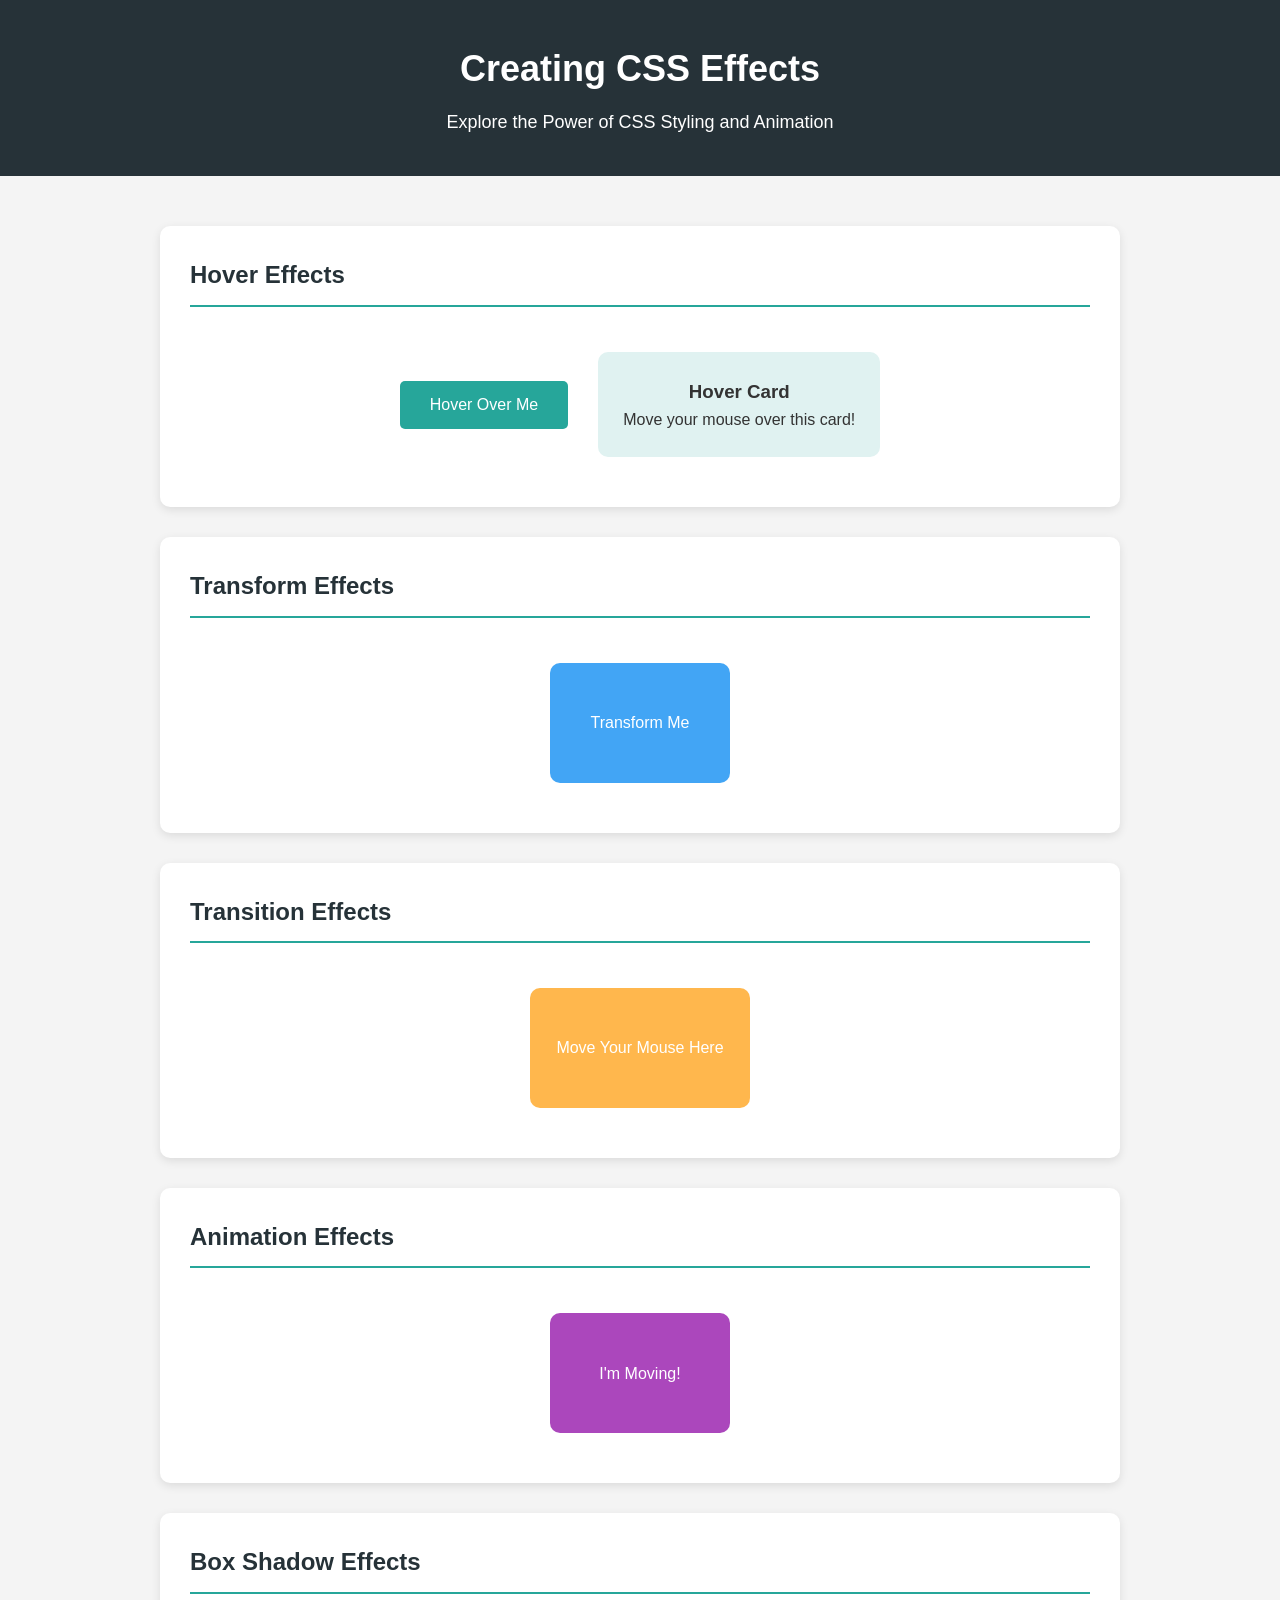
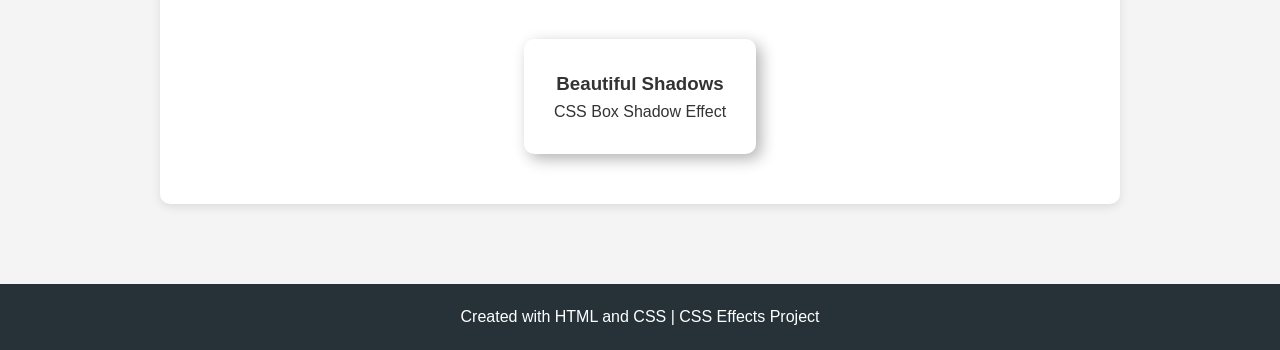
<file: index.html>
<!DOCTYPE html>
<html lang="en">
<head>
    <meta charset="UTF-8">
    <meta name="viewport" content="width=device-width, initial-scale=1.0">
    <title>Creating CSS Effects</title>
    <link rel="stylesheet" href="style.css">
</head>
<body>

    <header>
        <h1>Creating CSS Effects</h1>
        <p>Explore the Power of CSS Styling and Animation</p>
    </header>

    <main>

        <section class="effects-section">
            <h2>Hover Effects</h2>
            <div class="effect-container">
                <button class="hover-button">Hover Over Me</button>
                <div class="hover-card">
                    <h3>Hover Card</h3>
                    <p>Move your mouse over this card!</p>
                </div>
            </div>
        </section>

        <section class="effects-section">
            <h2>Transform Effects</h2>
            <div class="effect-container">
                <div class="transform-box">
                    <p>Transform Me</p>
                </div>
            </div>
        </section>

        <section class="effects-section">
            <h2>Transition Effects</h2>
            <div class="effect-container">
                <div class="transition-box">
                    <p>Move Your Mouse Here</p>
                </div>
            </div>
        </section>

        <section class="effects-section">
            <h2>Animation Effects</h2>
            <div class="effect-container">
                <div class="animated-box">
                    <p>I'm Moving!</p>
                </div>
            </div>
        </section>

        <section class="effects-section">
            <h2>Box Shadow Effects</h2>
            <div class="effect-container">
                <div class="shadow-box">
                    <h3>Beautiful Shadows</h3>
                    <p>CSS Box Shadow Effect</p>
                </div>
            </div>
        </section>

    </main>

    <footer>
        <p>Created with HTML and CSS | CSS Effects Project</p>
    </footer>

</body>
</html>
</file>
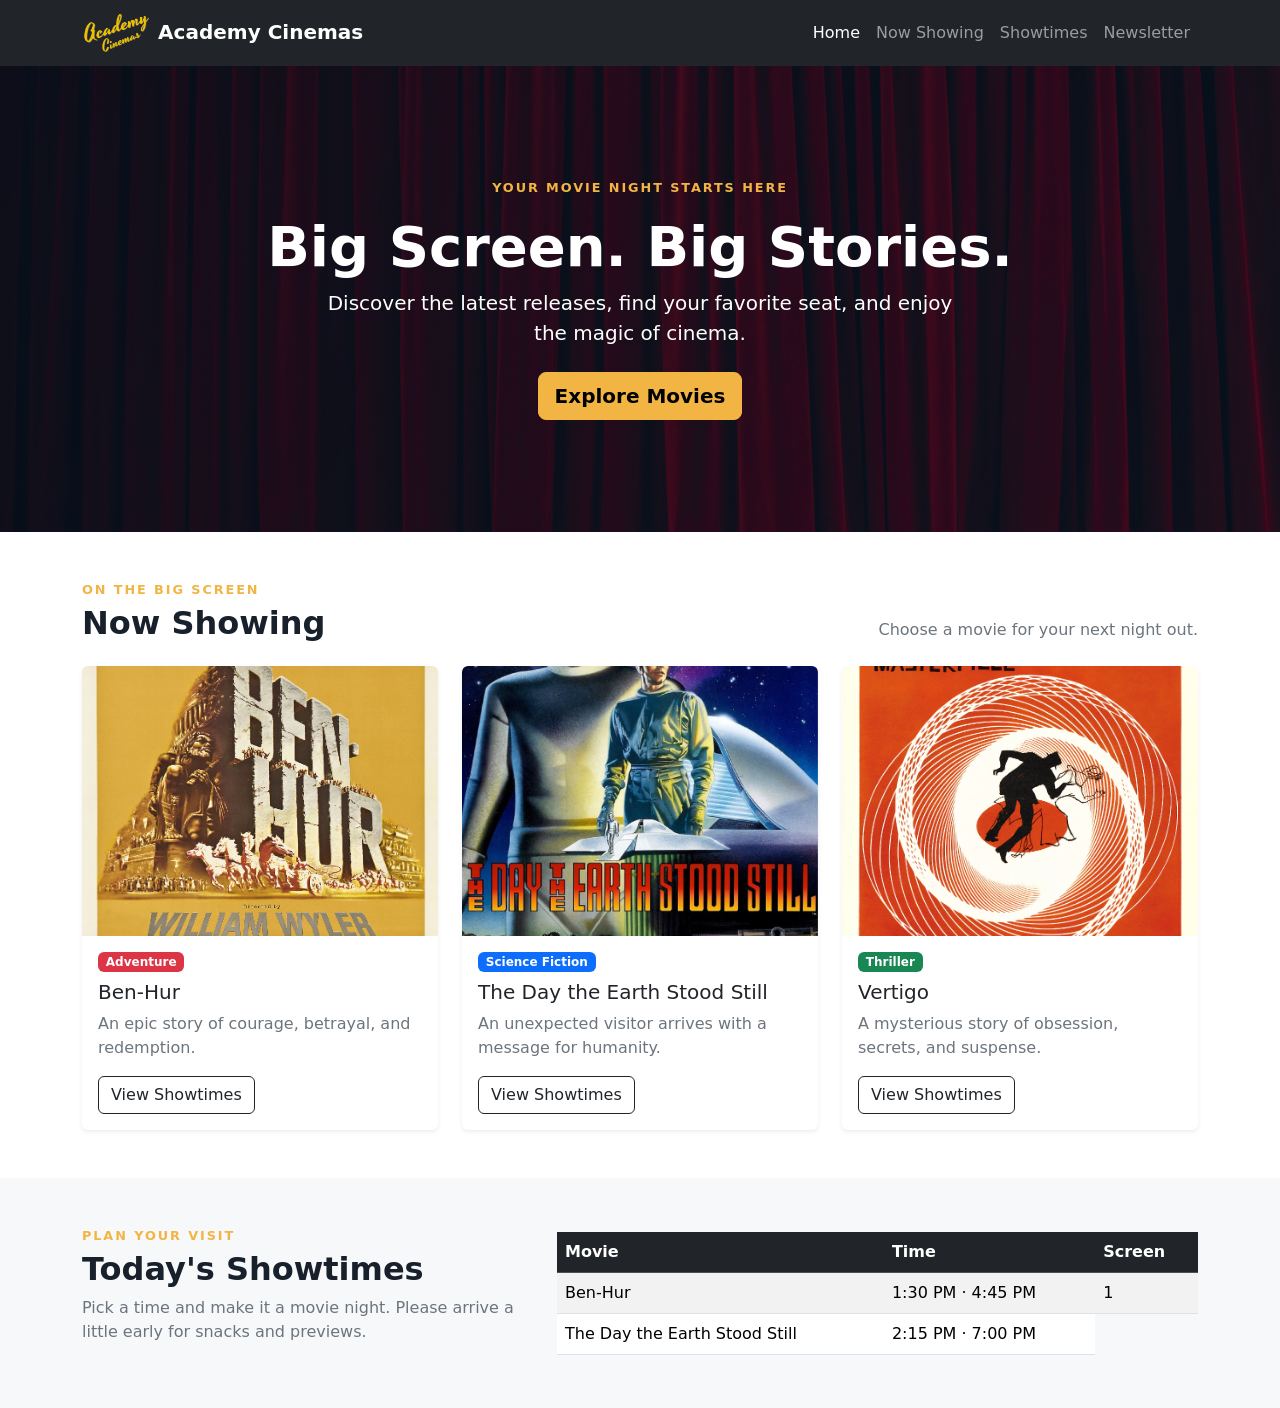
<file: Academy-Cinemas-Images-Fixed/index.html>
<!doctype html>
<html lang="en">
<head>
  <meta charset="utf-8">
  <meta name="viewport" content="width=device-width, initial-scale=1">
  <title>Academy Cinemas | Now Showing</title>

  <link href="https://cdn.jsdelivr.net/npm/bootstrap@5.3.3/dist/css/bootstrap.min.css" rel="stylesheet">
  <link rel="stylesheet" href="styles.css">
</head>

<body>

<nav class="navbar navbar-expand-lg navbar-dark bg-dark sticky-top">
  <div class="container">
    <a class="navbar-brand fw-bold" href="#home">
      <img src="images/logo.png" alt="Academy Cinemas Logo" height="40">
      Academy Cinemas
    </a>

    <button class="navbar-toggler" type="button" data-bs-toggle="collapse"
      data-bs-target="#mainNav" aria-controls="mainNav"
      aria-expanded="false" aria-label="Toggle navigation">
      <span class="navbar-toggler-icon"></span>
    </button>

    <div class="collapse navbar-collapse" id="mainNav">
      <ul class="navbar-nav ms-auto">
        <li class="nav-item"><a class="nav-link active" href="#home">Home</a></li>
        <li class="nav-item"><a class="nav-link" href="#movies">Now Showing</a></li>
        <li class="nav-item"><a class="nav-link" href="#showtimes">Showtimes</a></li>
        <li class="nav-item"><a class="nav-link" href="#newsletter">Newsletter</a></li>
      </ul>
    </div>
  </div>
</nav>

<header id="home" class="hero-section">
  <div class="container text-center">
    <p class="hero-eyebrow">Your movie night starts here</p>
    <h1 class="display-4 fw-bold">Big Screen. Big Stories.</h1>
    <p class="lead mx-auto hero-copy">
      Discover the latest releases, find your favorite seat, and enjoy the magic of cinema.
    </p>
    <a href="#movies" class="btn btn-warning btn-lg fw-semibold mt-2">Explore Movies</a>
  </div>
</header>

<main>

<section id="movies" class="container py-5">

  <div class="d-flex flex-column flex-md-row align-items-md-end justify-content-between mb-4 gap-2">
    <div>
      <p class="section-kicker mb-1">On the big screen</p>
      <h2 class="fw-bold mb-0">Now Showing</h2>
    </div>
    <p class="text-secondary mb-0">Choose a movie for your next night out.</p>
  </div>

  <div class="row g-4">

    <div class="col-12 col-sm-6 col-lg-4">
      <article class="card movie-card h-100 shadow-sm">
        <img src="images/ben-hur.jpg"
          class="card-img-top movie-poster"
          alt="Ben-Hur movie poster">

        <div class="card-body d-flex flex-column">
          <span class="badge text-bg-danger align-self-start mb-2">Adventure</span>
          <h3 class="card-title h5">Ben-Hur</h3>
          <p class="card-text text-secondary">
            An epic story of courage, betrayal, and redemption.
          </p>

          <div class="mt-auto">
            <a href="#showtimes" class="btn btn-outline-dark">View Showtimes</a>
          </div>
        </div>
      </article>
    </div>

    <div class="col-12 col-sm-6 col-lg-4">
      <article class="card movie-card h-100 shadow-sm">
        <img src="images/earth-stood-still.jpg"
          class="card-img-top movie-poster"
          alt="The Day the Earth Stood Still movie poster">

        <div class="card-body d-flex flex-column">
          <span class="badge text-bg-primary align-self-start mb-2">Science Fiction</span>
          <h3 class="card-title h5">The Day the Earth Stood Still</h3>
          <p class="card-text text-secondary">
            An unexpected visitor arrives with a message for humanity.
          </p>

          <div class="mt-auto">
            <a href="#showtimes" class="btn btn-outline-dark">View Showtimes</a>
          </div>
        </div>
      </article>
    </div>

    <div class="col-12 col-sm-6 col-lg-4">
      <article class="card movie-card h-100 shadow-sm">
        <img src="images/vertigo.jpg"
          class="card-img-top movie-poster"
          alt="Vertigo movie poster">

        <div class="card-body d-flex flex-column">
          <span class="badge text-bg-success align-self-start mb-2">Thriller</span>
          <h3 class="card-title h5">Vertigo</h3>
          <p class="card-text text-secondary">
            A mysterious story of obsession, secrets, and suspense.
          </p>

          <div class="mt-auto">
            <a href="#showtimes" class="btn btn-outline-dark">View Showtimes</a>
          </div>
        </div>
      </article>
    </div>

  </div>
</section>

<section id="showtimes" class="showtimes-section py-5">
  <div class="container">
    <div class="row align-items-center g-4">

      <div class="col-lg-5">
        <p class="section-kicker mb-1">Plan your visit</p>
        <h2 class="fw-bold">Today's Showtimes</h2>
        <p class="text-secondary">
          Pick a time and make it a movie night. Please arrive a little early for snacks and previews.
        </p>
      </div>

      <div class="col-lg-7">
        <div class="table-responsive">
          <table class="table table-striped table-hover align-middle mb-0">
            <thead class="table-dark">
              <tr>
                <th>Movie</th>
                <th>Time</th>
                <th>Screen</th>
              </tr>
            </thead>

            <tbody>
              <tr>
                <td>Ben-Hur</td>
                <td>1:30 PM · 4:45 PM</td>
                <td>1</td>
              </tr>

              <tr>
                <td>The Day the Earth Stood Still</td>
                <td>2:15 PM · 7:00 PM</td
</file>
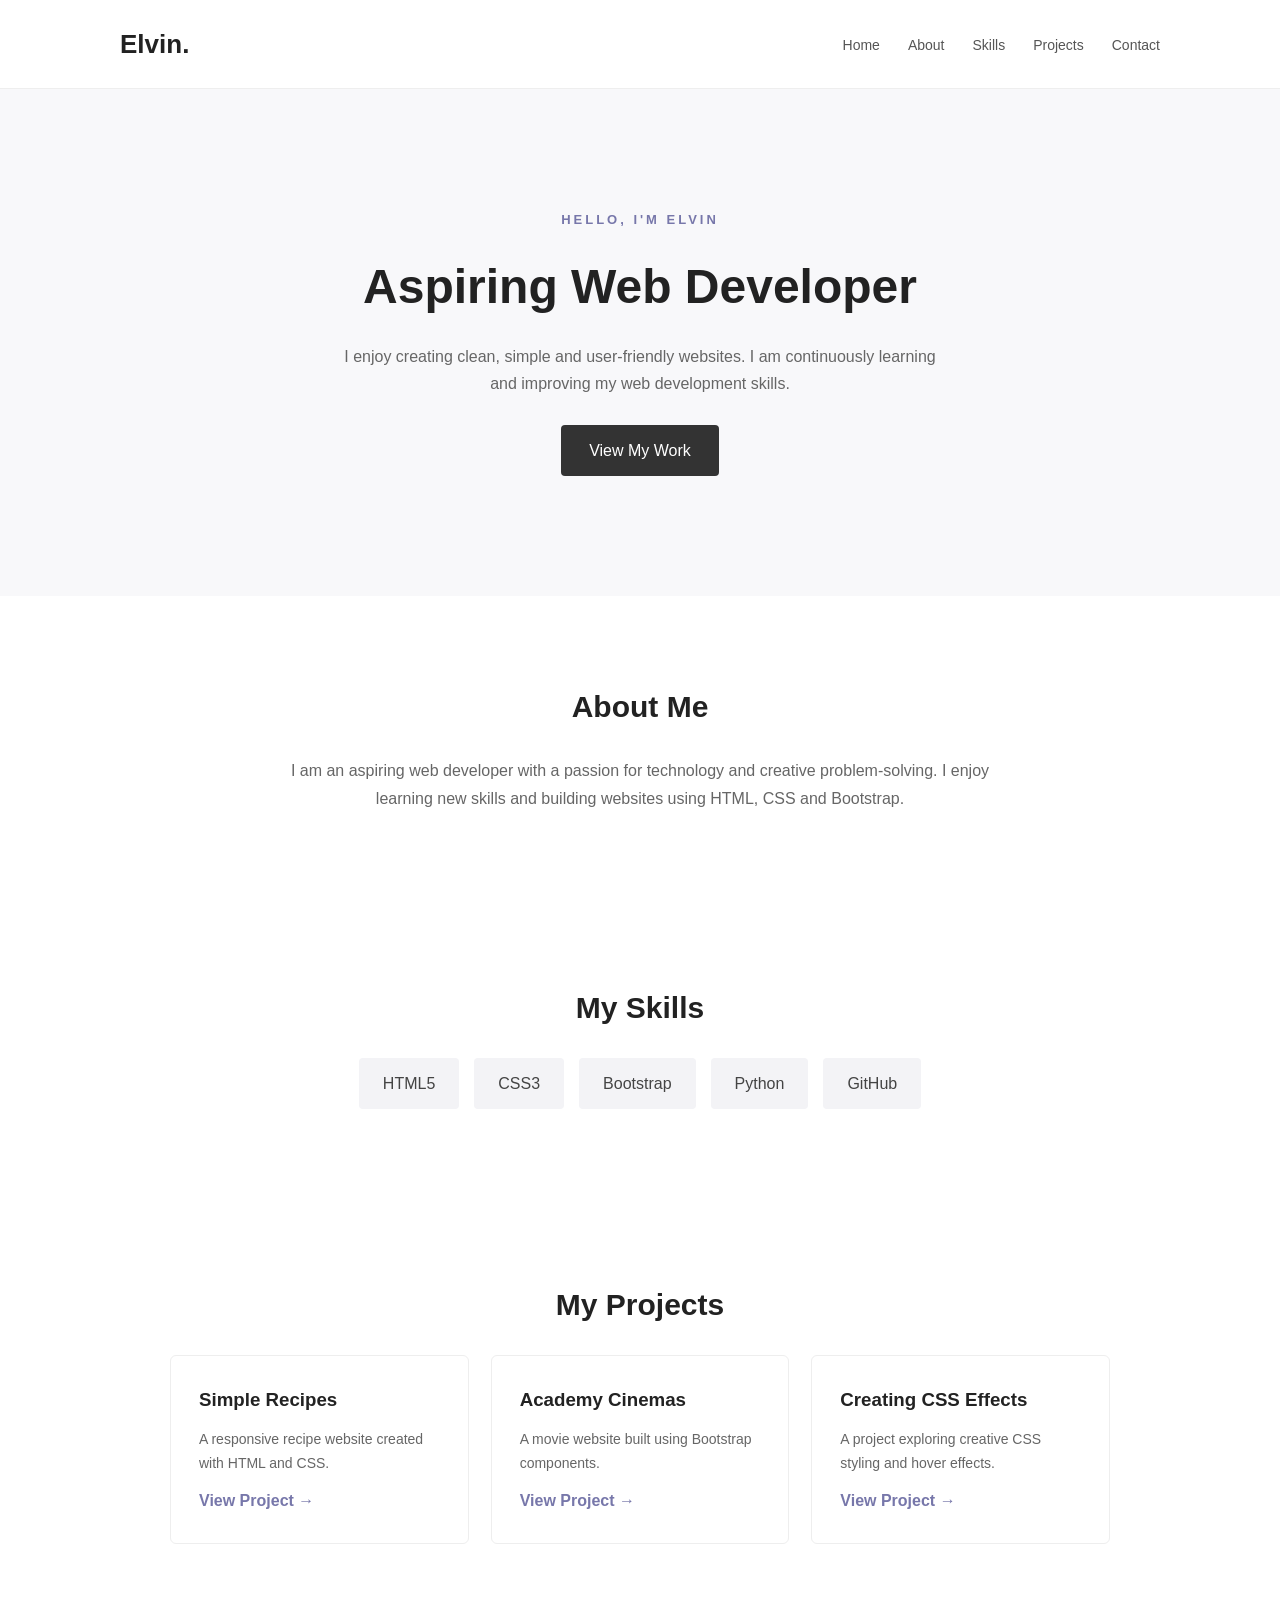
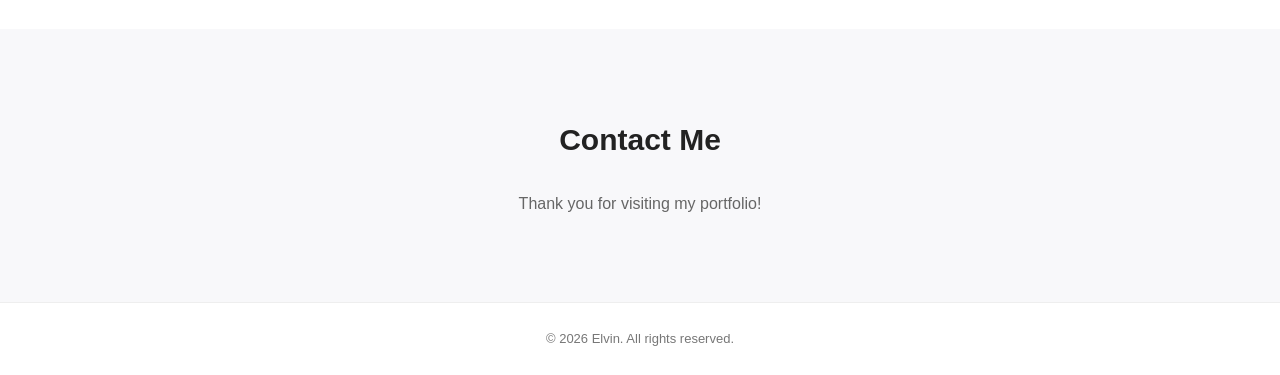
<file: Portfolio-Website/index.html>
<!DOCTYPE html>
<html lang="en">
<head>
    <meta charset="UTF-8">
    <meta name="viewport" content="width=device-width, initial-scale=1.0">

    <title>Elvin | Web Developer Portfolio</title>

    <link rel="stylesheet" href="styles.css">
</head>

<body>

    <!-- Navigation -->
    <header>
        <nav class="navbar">
            <a href="#home" class="logo">Elvin.</a>

            <ul class="nav-links">
                <li><a href="#home">Home</a></li>
                <li><a href="#about">About</a></li>
                <li><a href="#skills">Skills</a></li>
                <li><a href="#projects">Projects</a></li>
                <li><a href="#contact">Contact</a></li>
            </ul>
        </nav>
    </header>

    <main>

        <!-- Home Section -->
        <section id="home" class="hero">
            <p class="intro">HELLO, I'M ELVIN</p>

            <h1>Aspiring Web Developer</h1>

            <p class="hero-text">
                I enjoy creating clean, simple and user-friendly websites.
                I am continuously learning and improving my web development skills.
            </p>

            <a href="#projects" class="button">View My Work</a>
        </section>

        <!-- About Section -->
        <section id="about" class="section">
            <h2>About Me</h2>

            <p>
                I am an aspiring web developer with a passion for technology
                and creative problem-solving. I enjoy learning new skills
                and building websites using HTML, CSS and Bootstrap.
            </p>
        </section>

        <!-- Skills Section -->
        <section id="skills" class="section">
            <h2>My Skills</h2>

            <div class="skills-list">
                <span>HTML5</span>
                <span>CSS3</span>
                <span>Bootstrap</span>
                <span>Python</span>
                <span>GitHub</span>
            </div>
        </section>

        <!-- Projects Section -->
        <section id="projects" class="section">
            <h2>My Projects</h2>

            <div class="project-grid">

                <article class="project-card">
                    <h3>Simple Recipes</h3>

                    <p>
                        A responsive recipe website created with HTML and CSS.
                    </p>

                    <a href="https://github.com/Elvin-cel/HTML-AND-CSS-PROJECTS/tree/main/Simple-Recipes"
                       target="_blank" rel="noopener noreferrer">
                        View Project →
                    </a>
                </article>

                <article class="project-card">
                    <h3>Academy Cinemas</h3>

                    <p>
                        A movie website built using Bootstrap components.
                    </p>

                    <a href="https://github.com/Elvin-cel/HTML-AND-CSS-PROJECTS/tree/main/Academy-Cinemas-Images-Fixed"
                       target="_blank" rel="noopener noreferrer">
                        View Project →
                    </a>
                </article>

                <article class="project-card">
                    <h3>Creating CSS Effects</h3>

                    <p>
                        A project exploring creative CSS styling and hover effects.
                    </p>

                    <a href="https://github.com/Elvin-cel/HTML-AND-CSS-PROJECTS/tree/main/Creating-CSS-Effects"
                       target="_blank" rel="noopener noreferrer">
                        View Project →
                    </a>
                </article>

            </div>
        </section>

        <!-- Contact Section -->
        <section id="contact" class="section contact">
            <h2>Contact Me</h2>

            <p>
                Thank you for visiting my portfolio!
            </p>
        </section>

    </main>

    <!-- Footer -->
    <footer>
        <p>&copy; 2026 Elvin. All rights reserved.</p>
    </footer>

</body>
</html>
</file>
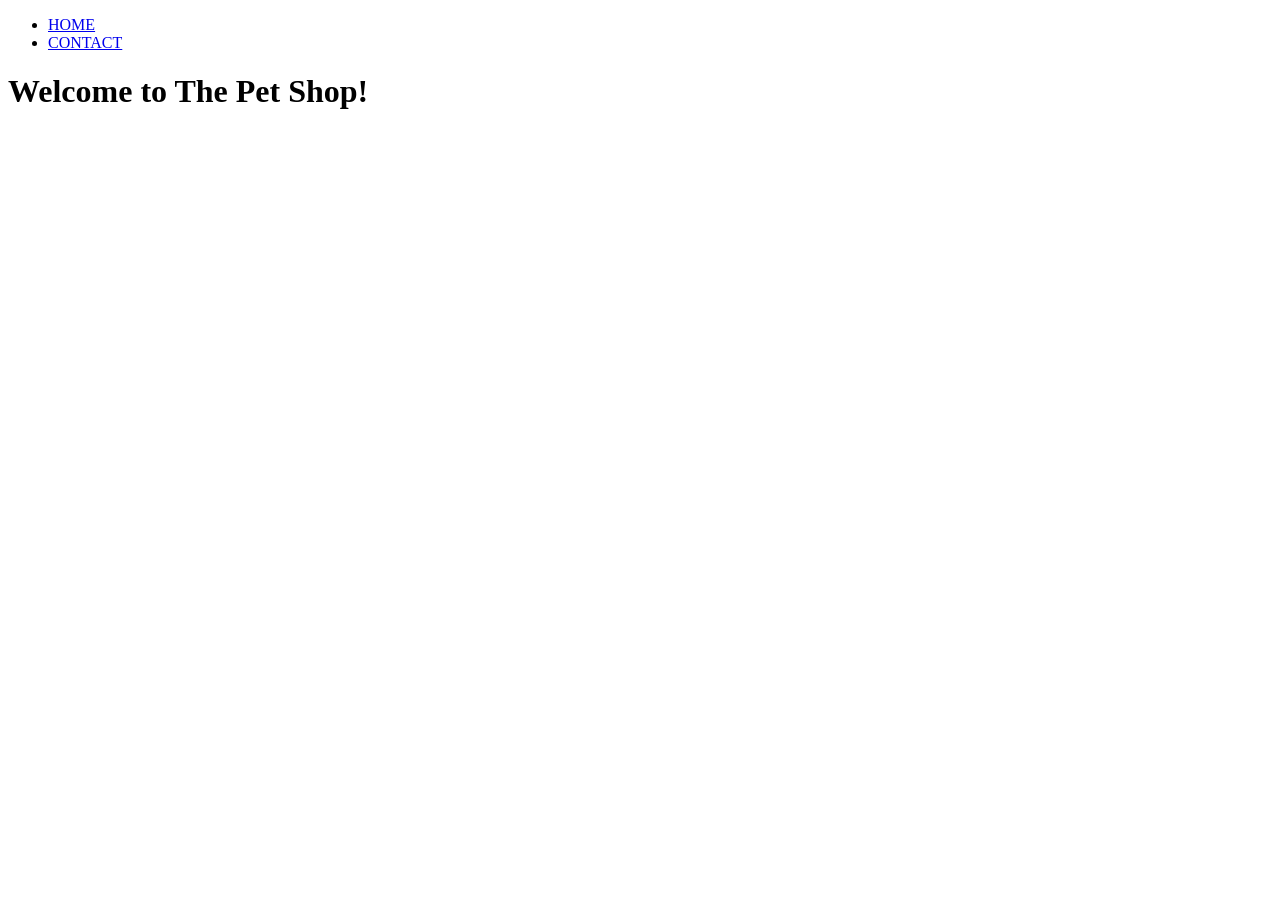
<file: The-Pet-Shop-Website/index.html>
<!DOCTYPE html>
<html>
    <head>
        <title>The Pet Shop</title>
        <meta charset="UTF-8">
    </head>
    <body>
<!-- NAVBAR -->
<nav>
    <ul>
        <li><a href="index.html">HOME</a></li>
        <li><a href="contact.html">CONTACT</a></li>
    </ul>
</nav>
<!--HEADER-->
<header></header>
<div>
    <h1>Welcome to The Pet Shop!</h1>
</div>
</header>
</body>
</html>
</file>
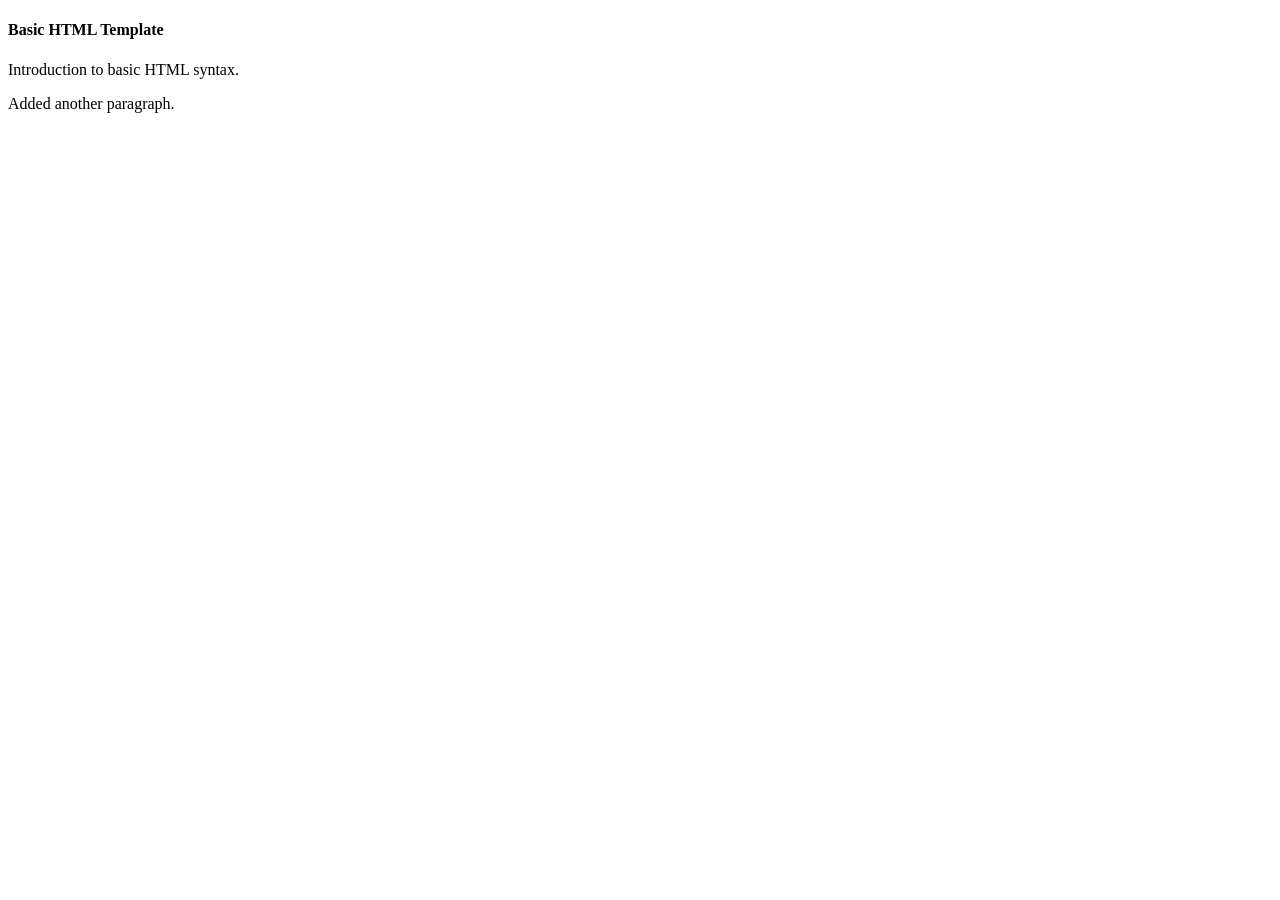
<file: BasicHTML.html>
<!DOCTYPE html>
<html>
<head>
    <title>Basic HTML Template</title>
</head>
<body>
    <header>
        <h4>Basic HTML Template</h4>
        <p>Introduction to basic HTML syntax.</p>
        <p>Added another paragraph.</p>
    </header>
</body>
</html>
</file>
<file: style.css>
/* General Styles */
* {
    margin: 0;
    padding: 0;
    box-sizing: border-box;
}

body {
font-family: 'Poppins', sans-serif;
    background-color: #f4f4f4;
    color: #333;
    line-height: 1.6;
}

/* Header */
header {
    background-color: #263238;
    color: white;
    text-align: center;
    padding: 40px 20px;
}

header h1 {
    font-size: 36px;
    margin-bottom: 10px;
}

header p {
    font-size: 18px;
}

/* Main Content */
main {
    max-width: 1000px;
    margin: 30px auto;
    padding: 20px;
}

.effects-section {
    background-color: white;
    padding: 30px;
    margin-bottom: 30px;
    border-radius: 10px;
    box-shadow: 0 3px 10px rgba(0, 0, 0, 0.1);
}

.effects-section h2 {
    margin-bottom: 25px;
    color: #263238;
    border-bottom: 2px solid #26a69a;
    padding-bottom: 10px;
}

.effect-container {
    display: flex;
    justify-content: center;
    align-items: center;
    flex-wrap: wrap;
    gap: 30px;
    padding: 20px;
}

/* Hover Effects */
.hover-button {
    background-color: #26a69a;
    color: white;
    border: none;
    padding: 15px 30px;
    font-size: 16px;
    border-radius: 5px;
    cursor: pointer;
    transition: background-color 0.3s ease, transform 0.3s ease;
}

.hover-button:hover {
    background-color: #00796b;
    transform: scale(1.1);
}

.hover-card {
    background-color: #e0f2f1;
    padding: 25px;
    border-radius: 10px;
    text-align: center;
    transition: transform 0.3s ease, box-shadow 0.3s ease;
}

.hover-card:hover {
    transform: translateY(-10px);
    box-shadow: 0 10px 20px rgba(0, 0, 0, 0.2);
}

/* Transform Effects */
.transform-box {
    background-color: #42a5f5;
    color: white;
    width: 180px;
    height: 120px;
    display: flex;
    justify-content: center;
    align-items: center;
    border-radius: 10px;
    transition: transform 0.5s ease;
}

.transform-box:hover {
    transform: rotate(10deg) scale(1.1);
}

/* Transition Effects */
.transition-box {
    background-color: #ffb74d;
    color: white;
    width: 220px;
    height: 120px;
    display: flex;
    justify-content: center;
    align-items: center;
    border-radius: 10px;
    transition: all 0.5s ease;
}

.transition-box:hover {
    background-color: #ef6c00;
    width: 280px;
    border-radius: 30px;
}

/* Animation Effects */
.animated-box {
    background-color: #ab47bc;
    color: white;
    width: 180px;
    height: 120px;
    display: flex;
    justify-content: center;
    align-items: center;
    border-radius: 10px;
    animation: moveBox 3s infinite alternate ease-in-out;
}

@keyframes moveBox {
    0% {
        transform: translateX(-30px);
    }

    100% {
        transform: translateX(30px);
    }
}

/* Box Shadow Effects */
.shadow-box {
    background-color: #ffffff;
    padding: 30px;
    text-align: center;
    border-radius: 10px;
    box-shadow: 5px 5px 15px rgba(0, 0, 0, 0.3);
    transition: box-shadow 0.3s ease;
}

.shadow-box:hover {
    box-shadow: 10px 10px 25px rgba(0, 0, 0, 0.4);
}

/* Footer */
footer {
    background-color: #263238;
    color: white;
    text-align: center;
    padding: 20px;
    margin-top: 30px;
}
</file>
<file: Academy-Cinemas-Images-Fixed/styles.css>
:root {
  --cinema-ink: #17202b;
  --cinema-gold: #f2b544;
  --cinema-light: #f7f8fa;
}

html {
  scroll-behavior: smooth;
}

body {
  color: var(--cinema-ink);
}

.hero-section {
  background: linear-gradient(
      120deg,
      rgba(8, 14, 25, 0.88),
      rgba(8, 14, 25, 0.56)
    ),
    url('images/theater-curtains.jpg') center/cover;
  color: white;
  padding: 7rem 0;
}

.hero-eyebrow,
.section-kicker {
  text-transform: uppercase;
  letter-spacing: 0.15em;
  font-size: 0.8rem;
  font-weight: 700;
  color: var(--cinema-gold);
}

.hero-copy {
  max-width: 650px;
}

.btn-warning {
  background-color: var(--cinema-gold);
  border-color: var(--cinema-gold);
}

.movie-card {
  border: 0;
  overflow: hidden;
  transition: transform 0.25s ease, box-shadow 0.25s ease;
}

.movie-card:hover {
  transform: translateY(-6px);
  box-shadow: 0 1rem 2rem rgba(0, 0, 0, 0.15) !important;
}

.movie-poster {
  height: 270px;
  object-fit: cover;
}

.showtimes-section {
  background: var(--cinema-light);
}

.newsletter-box {
  background: #fff8e9;
}

.footer-link {
  color: #f1f1f1;
  text-decoration: none;
}

.footer-link:hover {
  color: var(--cinema-gold);
  text-decoration: underline;
}

@media (max-width: 575.98px) {
  .hero-section {
    padding: 5rem 0;
  }

  .hero-section h1 {
    font-size: 2.5rem;
  }

  .movie-poster {
    height: 220px;
  }
}
</file>
<file: Portfolio-Website/styles.css>
/* General Styles */
* {
    margin: 0;
    padding: 0;
    box-sizing: border-box;
    scroll-behavior: smooth;
}

body {
    font-family: Arial, Helvetica, sans-serif;
    background-color: #ffffff;
    color: #333333;
    line-height: 1.7;
}

/* Navigation */
header {
    background-color: #ffffff;
    border-bottom: 1px solid #eeeeee;
}

.navbar {
    max-width: 1100px;
    margin: auto;
    padding: 22px 30px;
    display: flex;
    justify-content: space-between;
    align-items: center;
}

.logo {
    font-size: 26px;
    font-weight: bold;
    color: #222222;
    text-decoration: none;
}

.nav-links {
    display: flex;
    list-style: none;
    gap: 28px;
}

.nav-links a {
    text-decoration: none;
    color: #555555;
    font-size: 14px;
    transition: color 0.3s ease;
}

.nav-links a:hover {
    color: #7777aa;
}

/* Hero Section */
.hero {
    min-height: 480px;
    padding: 120px 30px;
    text-align: center;
    display: flex;
    flex-direction: column;
    align-items: center;
    justify-content: center;
    background-color: #f8f8fa;
}

.intro {
    color: #7777aa;
    font-size: 13px;
    font-weight: bold;
    letter-spacing: 3px;
}

.hero h1 {
    font-size: 48px;
    margin: 15px 0;
    color: #222222;
}

.hero-text {
    max-width: 600px;
    color: #666666;
    margin-bottom: 28px;
}

.button {
    display: inline-block;
    background-color: #333333;
    color: #ffffff;
    padding: 12px 28px;
    border-radius: 4px;
    text-decoration: none;
    transition: background-color 0.3s ease;
}

.button:hover {
    background-color: #7777aa;
}

/* General Sections */
.section {
    max-width: 1000px;
    margin: auto;
    padding: 85px 30px;
    text-align: center;
}

.section h2 {
    font-size: 30px;
    margin-bottom: 25px;
    color: #222222;
}

.section > p {
    max-width: 700px;
    margin: auto;
    color: #666666;
}

/* Skills */
.skills-list {
    display: flex;
    justify-content: center;
    flex-wrap: wrap;
    gap: 15px;
}

.skills-list span {
    background-color: #f3f3f6;
    padding: 12px 24px;
    border-radius: 4px;
    color: #444444;
}

/* Projects */
.project-grid {
    display: grid;
    grid-template-columns: repeat(3, 1fr);
    gap: 22px;
    text-align: left;
}

.project-card {
    padding: 28px;
    border: 1px solid #eeeeee;
    border-radius: 6px;
    transition: transform 0.3s ease, box-shadow 0.3s ease;
}

.project-card:hover {
    transform: translateY(-5px);
    box-shadow: 0 8px 24px rgba(0, 0, 0, 0.07);
}

.project-card h3 {
    margin-bottom: 12px;
    color: #222222;
}

.project-card p {
    color: #666666;
    font-size: 14px;
}

/* Contact */
.contact {
    background-color: #f8f8fa;
    max-width: none;
}

/* Footer */
footer {
    text-align: center;
    padding: 25px;
    background-color: #ffffff;
    border-top: 1px solid #eeeeee;
    color: #777777;
    font-size: 13px;
}

/* Responsive Design */
@media (max-width: 700px) {
    .navbar {
        flex-direction: column;
        gap: 18px;
    }

    .nav-links {
        flex-wrap: wrap;
        justify-content: center;
        gap: 15px;
    }

    .hero h1 {
        font-size: 34px;
    }

    .project-grid {
        grid-template-columns: 1fr;
    }

    .section {
        padding: 60px 22px;
    }
}

/* Project Links */
.project-card a {
    display: inline-block;
    margin-top: 12px;
    color: #7777aa;
    text-decoration: none;
    font-weight: 600;
    transition: color 0.3s ease;
}

.project-card a:hover {
    color: #333333;
    text-decoration: underline;
}
</file>
